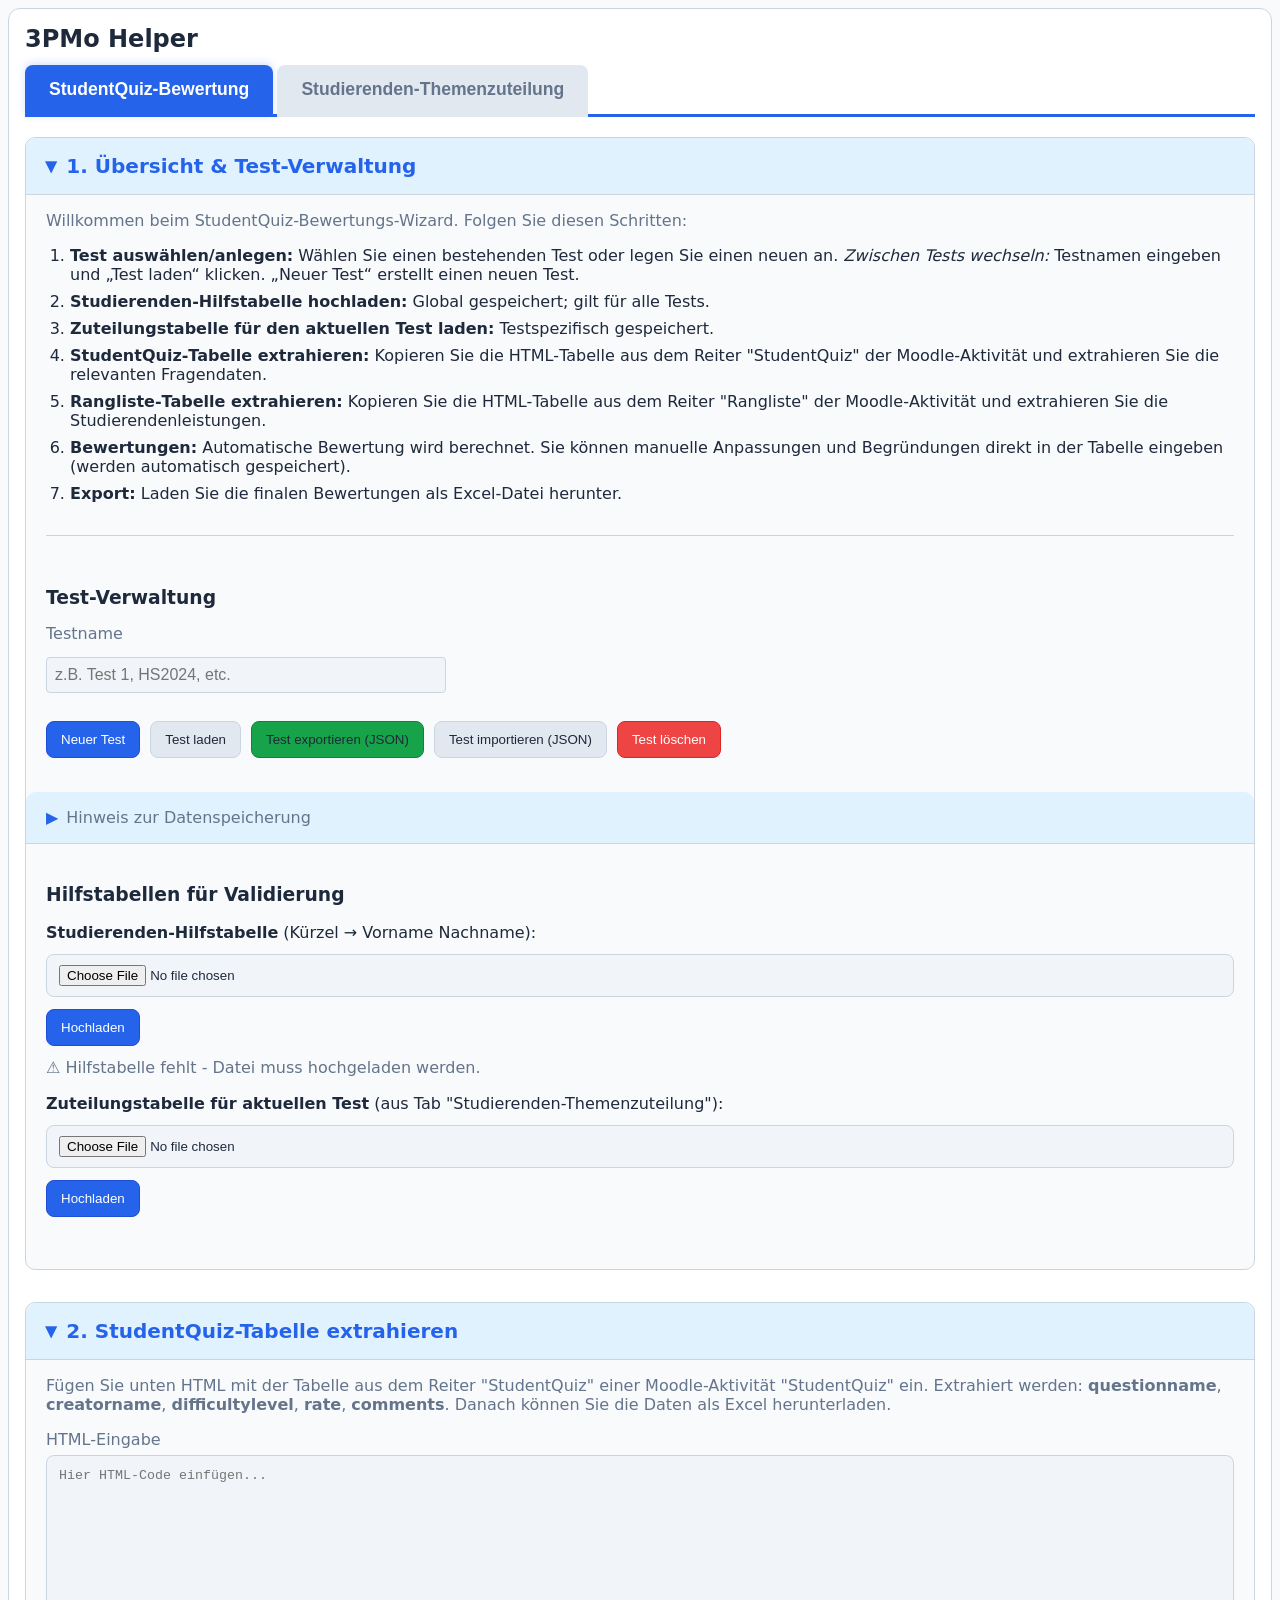
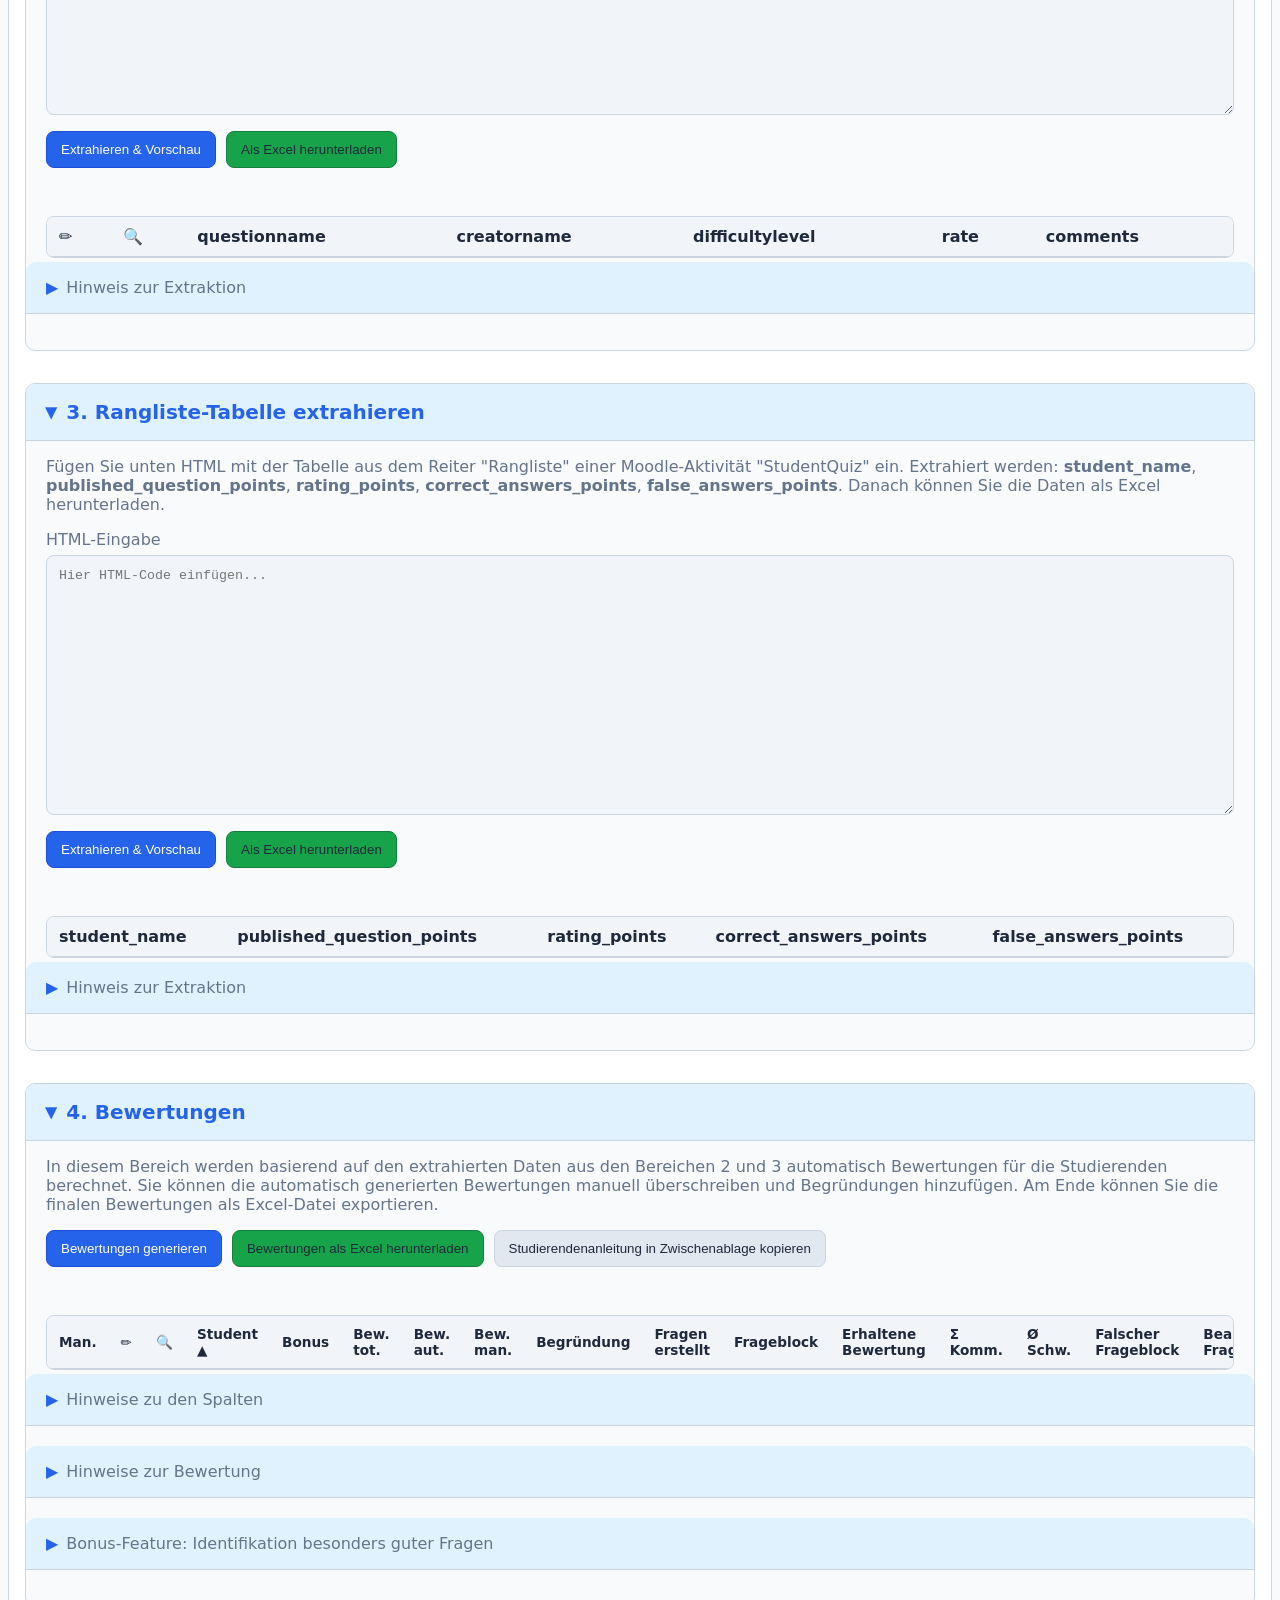
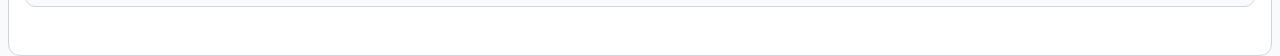
<file: index.html>
<!doctype html>
<html lang="de">
<head>
  <meta charset="utf-8" />
  <meta name="viewport" content="width=device-width, initial-scale=1" />
  <title>3PMo Helper</title>
  <link rel="stylesheet" href="styles.css" />
  <script src="vendor/xlsx.bundle.js"></script>
  <script src="grading.js"></script>
  <script src="persistence.js"></script>
  <script defer src="script.js"></script>
</head>
<body>
  <div class="container">
    <h1>3PMo Helper</h1>

    <div class="tabs">
      <button id="tabSQ" class="tab active" type="button">StudentQuiz-Bewertung</button>
      <button id="tabAssign" class="tab" type="button">Studierenden-Themenzuteilung</button>
    </div>

    <section id="page-sq" class="page active" aria-labelledby="tabSQ">
      
      <!-- Bereich 1: Übersicht & Test-Verwaltung -->
      <details class="wizard-section" open>
        <summary><h2>1. Übersicht & Test-Verwaltung</h2></summary>
        <div class="wizard-content">
          <p class="hint">Willkommen beim StudentQuiz-Bewertungs-Wizard. Folgen Sie diesen Schritten:</p>
          <ol>
            <li><strong>Test auswählen/anlegen:</strong> Wählen Sie einen bestehenden Test oder legen Sie einen neuen an. <em>Zwischen Tests wechseln:</em> Testnamen eingeben und „Test laden“ klicken. „Neuer Test“ erstellt einen neuen Test.</li>
            <li><strong>Studierenden‑Hilfstabelle hochladen:</strong> Global gespeichert; gilt für alle Tests.</li>
            <li><strong>Zuteilungstabelle für den aktuellen Test laden:</strong> Testspezifisch gespeichert.</li>
            <li><strong>StudentQuiz‑Tabelle extrahieren:</strong> Kopieren Sie die HTML‑Tabelle aus dem Reiter "StudentQuiz" der Moodle‑Aktivität und extrahieren Sie die relevanten Fragendaten.</li>
            <li><strong>Rangliste‑Tabelle extrahieren:</strong> Kopieren Sie die HTML‑Tabelle aus dem Reiter "Rangliste" der Moodle‑Aktivität und extrahieren Sie die Studierendenleistungen.</li>
            <li><strong>Bewertungen:</strong> Automatische Bewertung wird berechnet. Sie können manuelle Anpassungen und Begründungen direkt in der Tabelle eingeben (werden automatisch gespeichert).</li>
            <li><strong>Export:</strong> Laden Sie die finalen Bewertungen als Excel‑Datei herunter.</li>
          </ol>

          <div class="test-management">
            <h3>Test-Verwaltung</h3>
            
            <label for="testNameInput" class="label">Testname</label>
            <input type="text" id="testNameInput" placeholder="z.B. Test 1, HS2024, etc." />
            
            <div class="buttons">
              <button id="btnNewTest" type="button" class="primary">Neuer Test</button>
              <button id="btnLoadTest" type="button">Test laden</button>
              <button id="btnSaveTest" type="button" class="success">Test exportieren (JSON)</button>
              <button id="btnImportTest" type="button">Test importieren (JSON)</button>
              <button id="btnDeleteTest" type="button" style="background: #ef4444; border-color: #dc2626; color: white;">Test löschen</button>
            </div>
            <input type="file" id="testFileInput" accept=".json" style="display: none;" />
            
            <div id="testStatus" class="status" role="status" aria-live="polite"></div>
            
            <details class="note">
              <summary>Hinweis zur Datenspeicherung</summary>
              <ul>
                <li><strong>Automatisches Speichern:</strong> Manuelle Bewertungen, Begründungen und „Manuell zu bewerten“ werden <em>pro Test</em> lokal (LocalStorage) gespeichert.</li>
                <li><strong>Hilfstabellen:</strong> Die Studierenden‑Hilfstabelle wird <em>global</em> gespeichert (gilt für alle Tests).</li>
                <li><strong>Zuteilung:</strong> Die Zuteilungstabelle wird <em>testspezifisch</em> gespeichert.</li>
                <li><strong>HTML‑Daten:</strong> Die in Bereich 2/3 eingefügten HTML‑Daten werden <em>pro Test</em> gespeichert und können mit „Gespeicherte Daten löschen“ in den jeweiligen Bereichen entfernt werden.</li>
                <li><strong>Export/Import (JSON):</strong> Enthält manuelle Noten, Begründungen sowie die Markierung „Manuell zu bewerten“.</li>
                <li><strong>Test löschen:</strong> Entfernt alle Daten des aktuellen Tests aus dem LocalStorage. Die globale Studierenden‑Hilfstabelle bleibt erhalten.</li>
                <li><strong>Mehrere Tests:</strong> Sie können verschiedene Tests parallel verwalten (z. B. „Test 1“, „Test 2“). <em>Wechsel:</em> Testnamen eingeben und „Test laden“ klicken. „Neuer Test“ erstellt einen neuen Test.</li>
              </ul>
            </details>
          </div>

          <div class="helper-tables" style="margin-top: 24px;">
            <h3>Hilfstabellen für Validierung</h3>
            
            <div class="upload-section">
              <label>
                <strong>Studierenden-Hilfstabelle</strong> (Kürzel → Vorname Nachname):
              </label>
              <input type="file" id="studentHelperFile" accept=".xlsx,.xls">
              <div class="buttons">
                <button id="btnUploadStudentHelper" type="button" class="primary">Hochladen</button>
                <button id="btnClearStudentHelper" type="button" class="secondary" style="display: none;">Daten löschen</button>
              </div>
              <div id="statusStudentHelper" class="status"></div>
            </div>

            <div class="upload-section" style="margin-top: 16px;">
              <label>
                <strong>Zuteilungstabelle für aktuellen Test</strong> (aus Tab "Studierenden-Themenzuteilung"):
              </label>
              <input type="file" id="assignmentFile" accept=".xlsx,.xls">
              <div class="buttons">
                <button id="btnUploadAssignment" type="button" class="primary">Hochladen</button>
                <button id="btnClearAssignment" type="button" class="secondary" style="display: none;">Daten löschen</button>
              </div>
              <div id="statusAssignment" class="status"></div>
            </div>
          </div>
        </div>
      </details>

      <!-- Bereich 2: StudentQuiz-Tabelle extrahieren -->
      <details class="wizard-section" open>
        <summary><h2>2. StudentQuiz-Tabelle extrahieren</h2></summary>
        <div class="wizard-content">
          <p class="hint">Fügen Sie unten HTML mit der Tabelle aus dem Reiter "StudentQuiz" einer Moodle-Aktivität "StudentQuiz" ein. Extrahiert werden: <strong>questionname</strong>, <strong>creatorname</strong>, <strong>difficultylevel</strong>, <strong>rate</strong>, <strong>comments</strong>. Danach können Sie die Daten als Excel herunterladen.</p>

          <label for="htmlInput" class="label">HTML-Eingabe</label>
          <textarea id="htmlInput" placeholder="Hier HTML-Code einfügen..."></textarea>

          <div class="buttons">
            <button id="btnParse" type="button" class="primary">Extrahieren & Vorschau</button>
            <button id="btnDownload" type="button" class="success">Als Excel herunterladen</button>
            <button id="btnClearSavedHtml" type="button" class="secondary" style="display: none;">Gespeicherte Daten löschen</button>
          </div>

          <div id="status" class="status" role="status" aria-live="polite"></div>

          <div class="table-wrapper">
            <table id="previewTable">
              <thead>
                <tr>
                  <th>✏️</th>
                  <th>🔍</th>
                  <th>questionname</th>
                  <th>creatorname</th>
                  <th>difficultylevel</th>
                  <th>rate</th>
                  <th>comments</th>
                </tr>
              </thead>
              <tbody></tbody>
            </table>
          </div>

          <details class="note">
            <summary>Hinweis zur Extraktion</summary>
            <ul>
              <li><strong>difficultylevel</strong> wird nur aus <code>data-difficultylevel</code> gelesen. Falls nicht vorhanden, bleibt das Feld leer.</li>
              <li><strong>rate</strong> wird nur aus <code>data-rate</code> gelesen. Falls nicht vorhanden, bleibt das Feld leer.</li>
              <li><strong>comments</strong>: "n.a." wird als 0 gezählt.</li>
              <li><strong>Speicherung:</strong> Das eingegebene HTML wird <em>pro Test</em> im Browser gespeichert. Mit „Gespeicherte Daten löschen“ können Sie es entfernen.</li>
            </ul>
          </details>
        </div>
      </details>

      <!-- Bereich 3: Rangliste-Tabelle extrahieren -->
      <details class="wizard-section" open>
        <summary><h2>3. Rangliste-Tabelle extrahieren</h2></summary>
        <div class="wizard-content">
          <p class="hint">Fügen Sie unten HTML mit der Tabelle aus dem Reiter "Rangliste" einer Moodle-Aktivität "StudentQuiz" ein. Extrahiert werden: <strong>student_name</strong>, <strong>published_question_points</strong>, <strong>rating_points</strong>, <strong>correct_answers_points</strong>, <strong>false_answers_points</strong>. Danach können Sie die Daten als Excel herunterladen.</p>

          <label for="htmlInputRanking" class="label">HTML-Eingabe</label>
          <textarea id="htmlInputRanking" placeholder="Hier HTML-Code einfügen..."></textarea>

          <div class="buttons">
            <button id="btnParseRanking" type="button" class="primary">Extrahieren & Vorschau</button>
            <button id="btnDownloadRanking" type="button" class="success">Als Excel herunterladen</button>
            <button id="btnClearSavedRankingHtml" type="button" class="secondary" style="display: none;">Gespeicherte Daten löschen</button>
          </div>

          <div id="statusRanking" class="status" role="status" aria-live="polite"></div>

          <div class="table-wrapper">
            <table id="previewTableRanking">
              <thead>
                <tr>
                  <th>student_name</th>
                  <th>published_question_points</th>
                  <th>rating_points</th>
                  <th>correct_answers_points</th>
                  <th>false_answers_points</th>
                </tr>
              </thead>
              <tbody></tbody>
            </table>
          </div>

          <details class="note">
            <summary>Hinweis zur Extraktion</summary>
            <ul>
              <li>Die Extraktion erfolgt analog zur StudentQuiz-Tabelle.</li>
              <li>Punktwerte werden als numerische Werte extrahiert.</li>
              <li><strong>Speicherung:</strong> Das eingegebene HTML wird <em>pro Test</em> im Browser gespeichert. Mit „Gespeicherte Daten löschen“ können Sie es entfernen.</li>
            </ul>
          </details>
        </div>
      </details>

      <!-- Bereich 4: Bewertungen -->
      <details class="wizard-section" open>
        <summary><h2>4. Bewertungen</h2></summary>
        <div class="wizard-content">
          <p class="hint">In diesem Bereich werden basierend auf den extrahierten Daten aus den Bereichen 2 und 3 automatisch Bewertungen für die Studierenden berechnet. Sie können die automatisch generierten Bewertungen manuell überschreiben und Begründungen hinzufügen. Am Ende können Sie die finalen Bewertungen als Excel-Datei exportieren.</p>
          
          <div class="buttons">
            <button id="btnGenerateGrades" type="button" class="primary" disabled>Bewertungen generieren</button>
            <button id="btnDownloadGrades" type="button" class="success" disabled>Bewertungen als Excel herunterladen</button>
            <button id="btnCopyStudentGuide" type="button" class="secondary">Studierendenanleitung in Zwischenablage kopieren</button>
          </div>

          <!-- Bonus-Filter-Konfiguration -->
          <div id="bonusFilterConfig" style="display: none; margin-top: 15px; padding: 15px; border: 1px solid #ddd; border-radius: 4px; background-color: #f9f9f9;">
            <h4 style="margin-top: 0;">Bonus-Filter Konfiguration</h4>
            <div style="display: grid; grid-template-columns: repeat(auto-fit, minmax(250px, 1fr)); gap: 15px; margin-top: 10px;">
              <div>
                <label for="filterMinTotalGrade">Min. Bewertung total (%):</label>
                <input type="number" id="filterMinTotalGrade" min="0" max="100" step="1" value="90" style="width: 100%; padding: 5px;">
              </div>
              <div>
                <label for="filterMinRating">Min. Erhaltene Bewertung:</label>
                <input type="number" id="filterMinRating" min="0" max="5" step="0.1" value="4.5" lang="en" style="width: 100%; padding: 5px;">
              </div>
              <div>
                <label for="filterMinComments">Min. Anzahl Kommentare:</label>
                <input type="number" id="filterMinComments" min="0" step="1" value="3" style="width: 100%; padding: 5px;">
              </div>
              <div>
                <label for="filterMinDifficulty">Min. Ø Schwierigkeitsgrad:</label>
                <input type="number" id="filterMinDifficulty" min="0" max="1" step="0.01" value="0.4" lang="en" style="width: 100%; padding: 5px;">
              </div>
              <div>
                <label for="filterMaxDifficulty">Max. Ø Schwierigkeitsgrad:</label>
                <input type="number" id="filterMaxDifficulty" min="0" max="1" step="0.01" value="0.6" lang="en" style="width: 100%; padding: 5px;">
              </div>
            </div>
            <div style="margin-top: 15px;">
              <button id="btnApplyBonusFilter" type="button" class="primary">Bonus-Filter anwenden</button>
            </div>
            <p style="margin-top: 10px; font-size: 0.9em; color: #666;"><strong>Hinweis:</strong> Klicken Sie auf die Schaltfläche, um Fragen zu markieren, die die Filter-Kriterien erfüllen. Markierte Fragen (0, 1, 2) bleiben bei erneutem Filtern erhalten.</p>
          </div>

          <!-- Checkbox für Export der Bonus-Spalte -->
          <div id="exportBonusOption" style="display: none; margin-top: 10px;">
            <label>
              <input type="checkbox" id="chkExportBonus">
              Bonus-Spalte in Excel exportieren
            </label>
          </div>

          <div id="statusGrades" class="status" role="status" aria-live="polite"></div>

          <div class="buttons" id="gradeFilterButtons" style="display: none;">
            <button id="btnFilterManual" type="button">Nur manuell zu Bewertende anzeigen</button>
            <button id="btnFilterBonusQuestions" type="button">Mit Bonus ? markierte anzeigen</button>
            <button id="btnShowAll" type="button">Alle anzeigen</button>
          </div>

          <div class="table-height-control" id="tableHeightControl" style="display: none;">
            <label for="tableHeightSlider">Tabellenhöhe: <span id="tableHeightValue">600</span>px</label>
            <input type="range" id="tableHeightSlider" min="300" max="1200" value="600" step="50">
          </div>

          <div class="table-wrapper" id="gradesTableWrapper">
            <table id="gradesTable">
              <thead>
                <tr>
                  <th>Man.</th>
                  <th>✏️</th>
                  <th>🔍</th>
                  <th class="sortable" data-sort="student_name" data-order="asc">Student ▲</th>
                  <th class="sortable" data-sort="bonus">Bonus</th>
                  <th class="sortable" data-sort="total_grade">Bew. tot.</th>
                  <th class="sortable" data-sort="automatic_grade">Bew. aut.</th>
                  <th class="sortable" data-sort="manual_grade">Bew. man.</th>
                  <th>Begründung</th>
                  <th class="sortable" data-sort="question_count">Fragen erstellt</th>
                  <th class="sortable" data-sort="question_block">Frageblock</th>
                  <th class="sortable" data-sort="rating_points">Erhaltene Bewertung</th>
                  <th class="sortable" data-sort="total_comments">Σ Komm.</th>
                  <th class="sortable" data-sort="avg_difficultylevel">Ø Schw.</th>
                  <th class="sortable" data-sort="wrong_block">Falscher Frageblock</th>
                  <th class="sortable" data-sort="total_answers_points">Beantw./Bew. Fragen</th>
                </tr>
              </thead>
              <tbody></tbody>
            </table>
          </div>

          <details class="note">
            <summary>Hinweise zu den Spalten</summary>
            <ul>
              <li><strong>Man.:</strong> Checkbox „Manuell zu bewerten". Aktiviert/Deaktiviert die Markierung und Filterbarkeit.</li>
              <li><strong>✏️ / 🔍:</strong> Direktlinks zum Bearbeiten bzw. zur Vorschau der Frage (falls vorhanden).</li>
              <li><strong>Student:</strong> Anzeigename der/des Studierenden. Einträge, die „Manuell zu bewerten" sind, werden hervorgehoben.</li>
              <li><strong>Bonus:</strong> Markierung für besonders gute Fragen. Werte: ? (zu prüfen), 0 (nicht geeignet), 1 (Bonus), 2 (Prüfung). Klicken zum Ändern (Zyklus: ? → 0 → 1 → 2 → ?). Erscheint nur nach Anwendung des Bonus-Filters.</li>
              <li><strong>Bew. tot.:</strong> Finale Bewertung in % (automatisch + manuell). Dient als Grundlage für die Punkte pro Test.</li>
              <li><strong>Bew. aut.:</strong> Automatisch berechnete Bewertung basierend auf Aktivitäten (Frage erstellt, Bewertung der Frage, beantwortete Fragen).</li>
              <li><strong>Bew. man.:</strong> Manuelle Anpassung in % (z. B. +10 oder −5). Wird zur automatischen Bewertung addiert.</li>
              <li><strong>Begründung:</strong> Erklärung zu Abzügen/Anpassungen. Zeilenumbrüche werden unterstützt; im Excel ist Umbruch aktiviert.</li>
              <li><strong>Fragen erstellt:</strong> Anzahl der erstellten Fragen (erwartet: 1). Werte ungleich 1 werden rot und fett dargestellt.</li>
              <li><strong>Frageblock:</strong> Der thematische Block, in dem die Frage erstellt wurde (z.B. SW01F8-12). Wird aus dem Fragennamen extrahiert.</li>
              <li><strong>Erhaltene Bewertung:</strong> Durchschnittliche Sternebewertung der erstellten Frage(n). Werte < 4 werden rot markiert.</li>
              <li><strong>Σ Komm.:</strong> Anzahl der Kommentare/Bewertungen zu der Frage.</li>
              <li><strong>Ø Schw.:</strong> Durchschnittliche Schwierigkeit (0 = sehr einfach, 1 = sehr schwer).</li>
              <li><strong>Falscher Frageblock:</strong> „YES“ = Frage im falschen Themenblock (rot hervorgehoben).</li>
              <li><strong>Beantw./Bew. Fragen:</strong> Punkte für Antworten, mit Aufteilung: Gesamt (R: richtig / F: falsch).</li>
            </ul>
          </details>

          <details class="note">
            <summary>Hinweise zur Bewertung</summary>
            
            <h4>Automatische Bewertung (0-100%)</h4>
            <p>Gewichtete Gesamtbewertung aus drei Hauptaspekten plus zusätzliche Abzüge:</p>
            <ul>
              <li><strong>Frage erstellt (50%):</strong> 0 Fragen = 0%, 1 Frage = 100%, mehr als 1 Frage = 70%</li>
              <li><strong>Fragebewertung (25%):</strong> Basierend auf erhaltenen Sternen pro veröffentlichter Frage, normalisiert auf Skala 2-5 (≤2 Sterne = 0%, 5 Sterne = 100%, linear dazwischen)</li>
              <li><strong>Fragen beantwortet (25%):</strong> Basierend auf Anzahl beantworteter Fragen, normalisiert auf max. 5 Fragen (≥5 Fragen = 100%)</li>
              <li><strong>Falscher Frageblock:</strong> -20% Abzug vom Gesamtergebnis, wenn Frage im falschen thematischen Block erstellt wurde</li>
              <li><strong>Falsche Antworten (progressiv):</strong> Abzüge basierend auf Verhältnis von falschen zu richtigen Antworten:
                <ul style="margin-top: 5px; font-size: 0.95em;">
                  <li>Bei 0 richtigen: 0-2 falsch = 0%, 3 falsch = -10%, 4 falsch = -15%, ≥5 falsch = -20%</li>
                  <li>Bei 1-5 gesamt: 4F/1R = -10%, 3F/2R = -7.5%, 3F/1R = -5%, sonst 0%</li>
                  <li>Bei >5 gesamt: Abzug -10% nur wenn Falsch ≥ 2× Richtig, sonst 0%</li>
                </ul>
              </li>
            </ul>
            <p><strong>Formel:</strong> (50% × Bewertung_FrageErstellt + 25% × Bewertung_FrageBewertung + 25% × Bewertung_FragenBeantwortung) - Zusätzliche Abzüge</p>
            
            <h4>Automatische Markierung für manuelle Bewertung</h4>
            <p>Ein Eintrag wird automatisch als "Manuell zu bewerten" markiert (rot hervorgehoben), wenn eines der folgenden Kriterien zutrifft:</p>
            <ul>
              <li><strong>Mehr als eine Frage erstellt:</strong> Anzahl Fragen > 1 (ungewöhnlich, könnte auf Fehler hindeuten)</li>
              <li><strong>Punkte Sterne < 4:</strong> Niedrige Bewertung der erstellten Frage(n), deutet auf Qualitätsprobleme hin</li>
              <li><strong>Σ Kommentare < 3:</strong> Zu wenige Bewertungen der Frage (< 3 Studierende), daher ist die Aussagekraft der Punkte Sterne nicht ausreichend. Die Qualität der Frage muss manuell geprüft werden</li>
              <li><strong>Falscher Frageblock:</strong> Frage wurde im falschen thematischen Block erstellt (Zuteilungsfehler)</li>
            </ul>
            <p><strong>Hinweis:</strong> Abzüge für falsche Antworten erfolgen automatisch gemäss obiger Formel und führen nicht zur Markierung für manuelle Bewertung.</p>
            <p><strong>Zweck:</strong> Diese Kriterien helfen dabei, Studierende zu identifizieren, die besondere Aufmerksamkeit benötigen oder bei denen die automatische Bewertung möglicherweise nicht angemessen ist.</p>
            
            <h4>Manuelle Bewertung</h4>
            <p>Nutzen Sie die Spalten <strong>„Bew. man."</strong> (Anpassung in %, z. B. +10 oder −5) und <strong>„Begründung"</strong> (Text) zur fachlichen Korrektur. Setzen Sie manuelle Kommentare <em>unter</em> die automatischen Begründungen, beginnen Sie mit einem Zeilenumbruch und einem Stern (<code>*</code>), z. B.:<br>„<code>* Nach Sichtung der Frage Qualität dennoch ausreichend</code>".</p>
          </details>

          <details class="note">
            <summary>Bonus-Feature: Identifikation besonders guter Fragen</summary>
            
            <h4>Zweck</h4>
            <p>Das Bonus-Feature hilft dabei, besonders qualitativ hochwertige Fragen zu identifizieren, die für Bonuspunkte oder zur Verwendung in Prüfungen geeignet sind. Es kombiniert mehrere Qualitätskriterien und ermöglicht eine systematische Bewertung.</p>
            
            <h4>Workflow</h4>
            <ol>
              <li><strong>Filter-Kriterien konfigurieren</strong> (nach Klick auf "Bewertungen generieren"):
                <ul style="margin-top: 5px;">
                  <li><strong>Min. Bewertung total (%):</strong> Standardwert 90% – Studierende mit hoher Gesamtbewertung zeigen gutes Verständnis</li>
                  <li><strong>Min. Erhaltene Bewertung:</strong> Standardwert 4.5 von 5 Sternen – hohe Qualität der erstellten Frage</li>
                  <li><strong>Min. Anzahl Kommentare:</strong> Standardwert 3 – ausreichende Bewertungsbasis</li>
                  <li><strong>Min. Ø Schwierigkeitsgrad:</strong> Standardwert 0.4 – nicht zu einfach</li>
                  <li><strong>Max. Ø Schwierigkeitsgrad:</strong> Standardwert 0.6 – nicht zu schwer</li>
                </ul>
              </li>
              <li><strong>„Bonus-Filter anwenden"</strong> klicken → Alle Fragen, die <em>alle</em> Kriterien erfüllen, werden automatisch mit <strong>„?"</strong> (zu prüfen) markiert</li>
              <li><strong>„Mit Bonus ? markierte anzeigen"</strong> klicken → Nur zu prüfende Fragen werden angezeigt</li>
              <li><strong>Manuelle Bewertung:</strong> Auf die Bonus-Zelle klicken, um durch folgende Werte zu wechseln:
                <ul style="margin-top: 5px;">
                  <li><strong style="color: #3b82f6;">?</strong> (blau) = Zu prüfen – automatisch gesetzt, noch nicht bewertet</li>
                  <li><strong style="color: #000000;">0</strong> (schwarz) = Nicht geeignet – Frage erfüllt zwar Kriterien, ist aber nicht für Bonus/Prüfung geeignet</li>
                  <li><strong style="color: #86efac;">1</strong> (hellgrün) = Bonus – Frage ist für Bonuspunkte geeignet</li>
                  <li><strong style="color: #16a34a;">2</strong> (dunkelgrün) = Prüfung – Frage ist für die Prüfung geeignet</li>
                </ul>
              </li>
              <li><strong>Filterkriterien anpassen:</strong> Bei Bedarf Werte ändern und erneut anwenden → <strong>„?"</strong>-Markierungen werden aktualisiert, aber bereits manuell bewertete Fragen (0, 1, 2) bleiben erhalten</li>
              <li><strong>Excel-Export:</strong> Checkbox „Bonus-Spalte in Excel exportieren" aktivieren, wenn Bonus-Daten exportiert werden sollen</li>
            </ol>
            
            <h4>Wichtige Hinweise</h4>
            <ul>
              <li><strong>Dynamische „?" Markierungen:</strong> Werden bei erneutem Filtern automatisch aktualisiert basierend auf den Kriterien</li>
              <li><strong>Permanente Bewertungen (0, 1, 2):</strong> Bleiben bei erneutem Filtern erhalten – dies sind Ihre finalen Entscheidungen</li>
              <li><strong>Alle Kriterien müssen erfüllt sein:</strong> Eine Frage wird nur markiert, wenn sie ALLE konfigurierten Kriterien erfüllt</li>
              <li><strong>Sortierung:</strong> Der Bonus-Filter bleibt auch nach Sortierung der Tabelle aktiv</li>
              <li><strong>Persistenz:</strong> Alle Bonus-Markierungen werden automatisch im LocalStorage gespeichert</li>
            </ul>
          </details>
        </div>
      </details>

    </section>

    <section id="page-assign" class="page" aria-labelledby="tabAssign">
      <p class="hint">Studierenden-Themenzuteilung: Laden Sie eine Excel-Datei mit den Spalten <strong>Kuerzel</strong> und <strong>Klasse</strong> hoch, geben Sie die Testnummer und die Blöcke an und erzeugen Sie die Zuteilung.</p>

      <label for="studentsFile" class="label">Excel mit Studierenden (Kuerzel, Klasse)</label>
      <input id="studentsFile" type="file" accept=".xlsx,.xls,application/vnd.openxmlformats-officedocument.spreadsheetml.sheet,application/vnd.ms-excel" />

      <label for="testNumber" class="label">Testnummer (1–12)</label>
      <input id="testNumber" type="number" min="1" max="12" placeholder="z. B. 3" />

      <label for="blocksInput" class="label">Blöcke (Semikolon-getrennt, Format: Semesterwoche_Folienbereich)</label>
      <input id="blocksInput" type="text" placeholder="z. B. 1_8-12; 1_13-17; 2_2-6" />

      <div class="buttons">
        <button id="btnTemplate" type="button" class="secondary">Template herunterladen</button>
        <button id="btnAssign" type="button" class="primary">Zuteilen & Vorschau</button>
        <button id="btnDownloadAssign" type="button" class="success">Als Excel herunterladen</button>
      </div>

      <div id="assignStatus" class="status" role="status" aria-live="polite"></div>

      <div id="assignSummary"></div>

      <div class="table-wrapper">
        <table id="assignPreviewTable">
          <thead>
            <tr>
              <th>Kürzel</th>
              <th>Klasse</th>
              <th>Frage erstellen in Block</th>
              <th>Fragen beantworten in Blöcken</th>
            </tr>
          </thead>
          <tbody></tbody>
        </table>
      </div>

      <details class="note">
        <summary>Hinweis zum Blöcke-Format</summary>
        <ul>
          <li>Format pro Block: <code>Semesterwoche_Folienbereich</code> (z. B. <code>1_8-12</code>).</li>
          <li>Mehrere Blöcke semikolongetrennt (z. B. <code>1_8-12; 1_13-17; 2_2-6</code>).</li>
          <li>Im Output werden Wochen zweistellig formatiert (z. B. <code>SW01F8-12</code>).</li>
        </ul>
      </details>
    </section>
  </div>
</body>
</html>
</file>
<file: styles.css>
/* Basic, clean layout */
:root {
  --bg: #f8fafc;
  --panel: #ffffff;
  --text: #1e293b;
  --muted: #64748b;
  --primary: #2563eb;
  --secondary: #e2e8f0;
  --success: #16a34a;
  --border: #cbd5e1;
}

* { box-sizing: border-box; }
html, body { height: 100%; }
body {
  margin: 0;
  background: var(--bg);
  color: var(--text);
  font-family: ui-sans-serif, system-ui, -apple-system, Segoe UI, Roboto, Ubuntu, Cantarell, Noto Sans, "Helvetica Neue", Arial, "Apple Color Emoji", "Segoe UI Emoji";
}

.container {
  max-width: none;
  margin: 8px;
  padding: 16px;
  background: var(--panel);
  border: 1px solid var(--border);
  border-radius: 12px;
}

h1 { margin: 0 0 12px; font-size: 1.5rem; }
.hint { margin: 0 0 16px; color: var(--muted); }
.label { display:block; margin: 12px 0 6px; color: var(--muted); }

#htmlInput {
  width: 100%;
  min-height: 260px;
  padding: 12px;
  border-radius: 8px;
  border: 1px solid var(--border);
  background: #f1f5f9;
  color: var(--text);
  font-family: ui-monospace, SFMono-Regular, Menlo, Monaco, Consolas, "Liberation Mono", "Courier New", monospace;
}

.buttons { display: flex; gap: 10px; margin-top: 12px; flex-wrap: wrap; }
button { 
  border: 1px solid var(--border);
  background: var(--secondary);
  color: var(--text);
  padding: 10px 14px;
  border-radius: 8px;
  cursor: pointer;
}
button.primary { background: var(--primary); border-color: #1d4ed8; color: #ffffff; }
button.secondary { background: var(--secondary); }
button.success { background: var(--success); border-color: #15803d; }
button:hover { filter: brightness(1.08); }

.status { margin-top: 10px; min-height: 20px; color: var(--muted); }

.table-wrapper { margin-top: 18px; overflow:auto; border: 1px solid var(--border); border-radius: 8px; max-height: 600px; }
#previewTable, #assignPreviewTable, #gradesTable, .summary-table { width: 100%; border-collapse: collapse; }
#previewTable th, #previewTable td, #assignPreviewTable th, #assignPreviewTable td, #gradesTable th, #gradesTable td, .summary-table th, .summary-table td { padding: 10px 12px; border-bottom: 1px solid var(--border); text-align: left; }
#previewTable thead th, #assignPreviewTable thead th, #gradesTable thead th, .summary-table thead th { position: sticky; top: 0; background: #f1f5f9; z-index: 10; }
#previewTable tbody tr:hover, #assignPreviewTable tbody tr:hover, #gradesTable tbody tr:hover, .summary-table tbody tr:hover { background: rgba(0,0,0,0.03); }

/* Sortable table headers */
.sortable {
  cursor: pointer;
  user-select: none;
  position: relative;
  transition: background 0.2s;
}
.sortable:hover {
  background: rgba(37, 99, 235, 0.2);
}
.sortable:active {
  background: rgba(37, 99, 235, 0.3);
}

/* Table height control */
.table-height-control {
  margin: 16px 0;
  padding: 12px;
  background: #f1f5f9;
  border: 1px solid var(--border);
  border-radius: 8px;
}
.table-height-control label {
  display: block;
  margin-bottom: 8px;
  color: var(--muted);
  font-size: 0.9rem;
}
.table-height-control input[type="range"] {
  width: 100%;
  max-width: 400px;
  height: 6px;
  background: var(--border);
  border-radius: 3px;
  white-space: pre-wrap;
  outline: none;
  appearance: none;
  -webkit-appearance: none;
}
.table-height-control input[type="range"]::-webkit-slider-thumb {
  -webkit-appearance: none;
  appearance: none;
  width: 18px;
  height: 18px;
  background: var(--primary);
  cursor: pointer;
  border-radius: 50%;
}
.table-height-control input[type="range"]::-moz-range-thumb {
  width: 18px;
  height: 18px;
  background: var(--primary);
  cursor: pointer;
  border-radius: 50%;
  border: none;
}

.note { margin-top: 24px; color: var(--muted); }
details.note summary { 
  cursor: pointer; 
  list-style: none;
}
details.note summary::-webkit-details-marker { display: none; }
details.note summary::before {
  content: '▶';
  display: inline-block;
  margin-right: 8px;
  transition: transform 0.2s;
  color: var(--primary);
  transform: rotate(0deg) !important;
}
details.note[open] summary::before {
  transform: rotate(90deg) !important;
}

/* Upload sections */
.upload-section {
  display: flex;
  flex-direction: column;
  gap: 12px;
}
.upload-section label {
  display: block;
  margin-bottom: 0;
}
.upload-section input[type="file"] {
  margin-top: 0;
}
.upload-section .buttons,
.upload-section > button {
  margin-top: 0;
}
.upload-section .status {
  margin-top: 0;
}

/* Tabs & pages */
.tabs { 
  display: flex; 
  gap: 4px; 
  margin: 0 0 0 0; 
  border-bottom: 3px solid var(--primary);
  flex-wrap: wrap; 
}
.tab { 
  background: #e2e8f0;
  color: var(--muted);
  padding: 14px 24px;
  border: none;
  border-radius: 8px 8px 0 0;
  cursor: pointer;
  font-size: 1.1rem;
  font-weight: 600;
  transition: all 0.2s;
  border-bottom: 3px solid transparent;
  margin-bottom: -3px;
  position: relative;
}
.tab:hover {
  background: #cbd5e1;
  filter: none;
}
.tab.active { 
  background: var(--primary); 
  color: white;
  border-color: var(--primary);
  box-shadow: 0 -2px 8px rgba(37, 99, 235, 0.2);
}
.page { 
  display: none; 
  padding-top: 20px;
}
.page.active { 
  display: block; 
}

/* Inputs for assignment page */
input[type="text"], input[type="number"], input[type="file"] {
  width: 100%;
  padding: 10px 12px;
  border-radius: 8px;
  border: 1px solid var(--border);
  background: #f1f5f9;
  color: var(--text);
  margin-top: 8px;
}

/* Summary sections */
.summary-section { margin-top: 16px; }
.summary-section h3 { margin: 8px 0; font-size: 1rem; color: var(--text); }

/* Wizard sections */
.wizard-section {
  margin-bottom: 32px;
  padding: 20px;
  background: #f8fafc;
  border: 1px solid var(--border);
  border-radius: 10px;
}
.wizard-section summary {
  cursor: pointer;
  list-style: none;
  margin: -20px -20px 16px -20px;
  padding: 16px 20px;
  background: #e0f2fe;
  border-radius: 10px 10px 0 0;
  border-bottom: 1px solid var(--border);
  user-select: none;
}
.wizard-section summary::-webkit-details-marker {
  display: none;
}
.wizard-section summary::before {
  content: '▶';
  display: inline-block;
  margin-right: 8px;
  transition: transform 0.2s;
  color: var(--primary);
}
.wizard-section[open] summary::before {
  transform: rotate(90deg);
}
.wizard-section summary:hover {
  background: #bae6fd;
}
.wizard-section h2 {
  display: inline;
  margin: 0;
  font-size: 1.25rem;
  color: var(--primary);
}
.wizard-section ol {
  margin: 8px 0;
  padding-left: 24px;
  color: var(--text);
}
.wizard-section ol li {
  margin-bottom: 8px;
}

/* Styling für alle textareas (nicht nur htmlInput) */
textarea {
  width: 100%;
  min-height: 260px;
  padding: 12px;
  border-radius: 8px;
  border: 1px solid var(--border);
  background: #f1f5f9;
  color: var(--text);
  font-family: ui-monospace, SFMono-Regular, Menlo, Monaco, Consolas, "Liberation Mono", "Courier New", monospace;
}

/* Tables in wizard sections */
#previewTableRanking, #gradesTable {
  width: 100%;
  border-collapse: collapse;
}
#previewTableRanking th, #previewTableRanking td,
#gradesTable th, #gradesTable td {
  padding: 10px 12px;
  border-bottom: 1px solid var(--border);
  text-align: left;
}
#previewTableRanking thead th, #gradesTable thead th {
  position: sticky;
  top: 0;
  background: #f1f5f9;
}
#previewTableRanking tbody tr:hover, #gradesTable tbody tr:hover {
  background: rgba(0, 0, 0, 0.03);
}

/* MISSING indicator */
.missing {
  color: #ef4444;
  font-weight: bold;
  font-size: 0.85rem;
}

/* Highlight colors for question count */
.highlight-violet {
  color: #a855f7;
  font-weight: bold;
}
.highlight-red {
  color: #ef4444;
  font-weight: bold;
}

/* Review required styling */
.review-required {
  color: #ef4444;
  font-weight: bold;
}

/* Grades table - smaller font */
#gradesTable {
  font-size: 0.85em;
}

/* Begründung column - smaller font (8th column after adding icons) */
#gradesTable td:nth-child(8) {
  font-size: 0.75em;
}

/* Action icons (edit/preview) */
.action-icon {
  font-size: 1.2em;
  text-decoration: none;
  cursor: pointer;
  display: inline-block;
  transition: transform 0.2s;
}

.action-icon:hover {
  transform: scale(1.2);
}

/* Test management */
.test-management {
  margin-top: 2rem;
  padding-top: 2rem;
  border-top: 1px solid var(--border);
}
.test-management h3 {
  margin-bottom: 1rem;
  color: var(--accent);
}
.test-management input[type="text"] {
  width: 100%;
  max-width: 400px;
  padding: 0.5rem;
  border: 1px solid var(--border);
  border-radius: 4px;
  background: #f1f5f9;
  color: var(--text);
  font-size: 1rem;
  margin-bottom: 1rem;
}

/* Editable cells */
.editable-cell {
  cursor: text;
  min-height: 1.5rem;
  padding: 0.25rem 0.5rem;
  border: 1px solid transparent;
  border-radius: 3px;
  white-space: pre-wrap;
  transition: all 0.2s;
}
.editable-cell:hover {
  background: rgba(59, 130, 246, 0.1);
  border-color: rgba(59, 130, 246, 0.3);
}
.editable-cell:focus {
  outline: none;
  background: rgba(59, 130, 246, 0.15);
  border-color: var(--accent);
}
.editable-cell:empty:before {
  content: attr(data-placeholder);
  color: #6b7280;
  font-style: italic;
}
</file>
